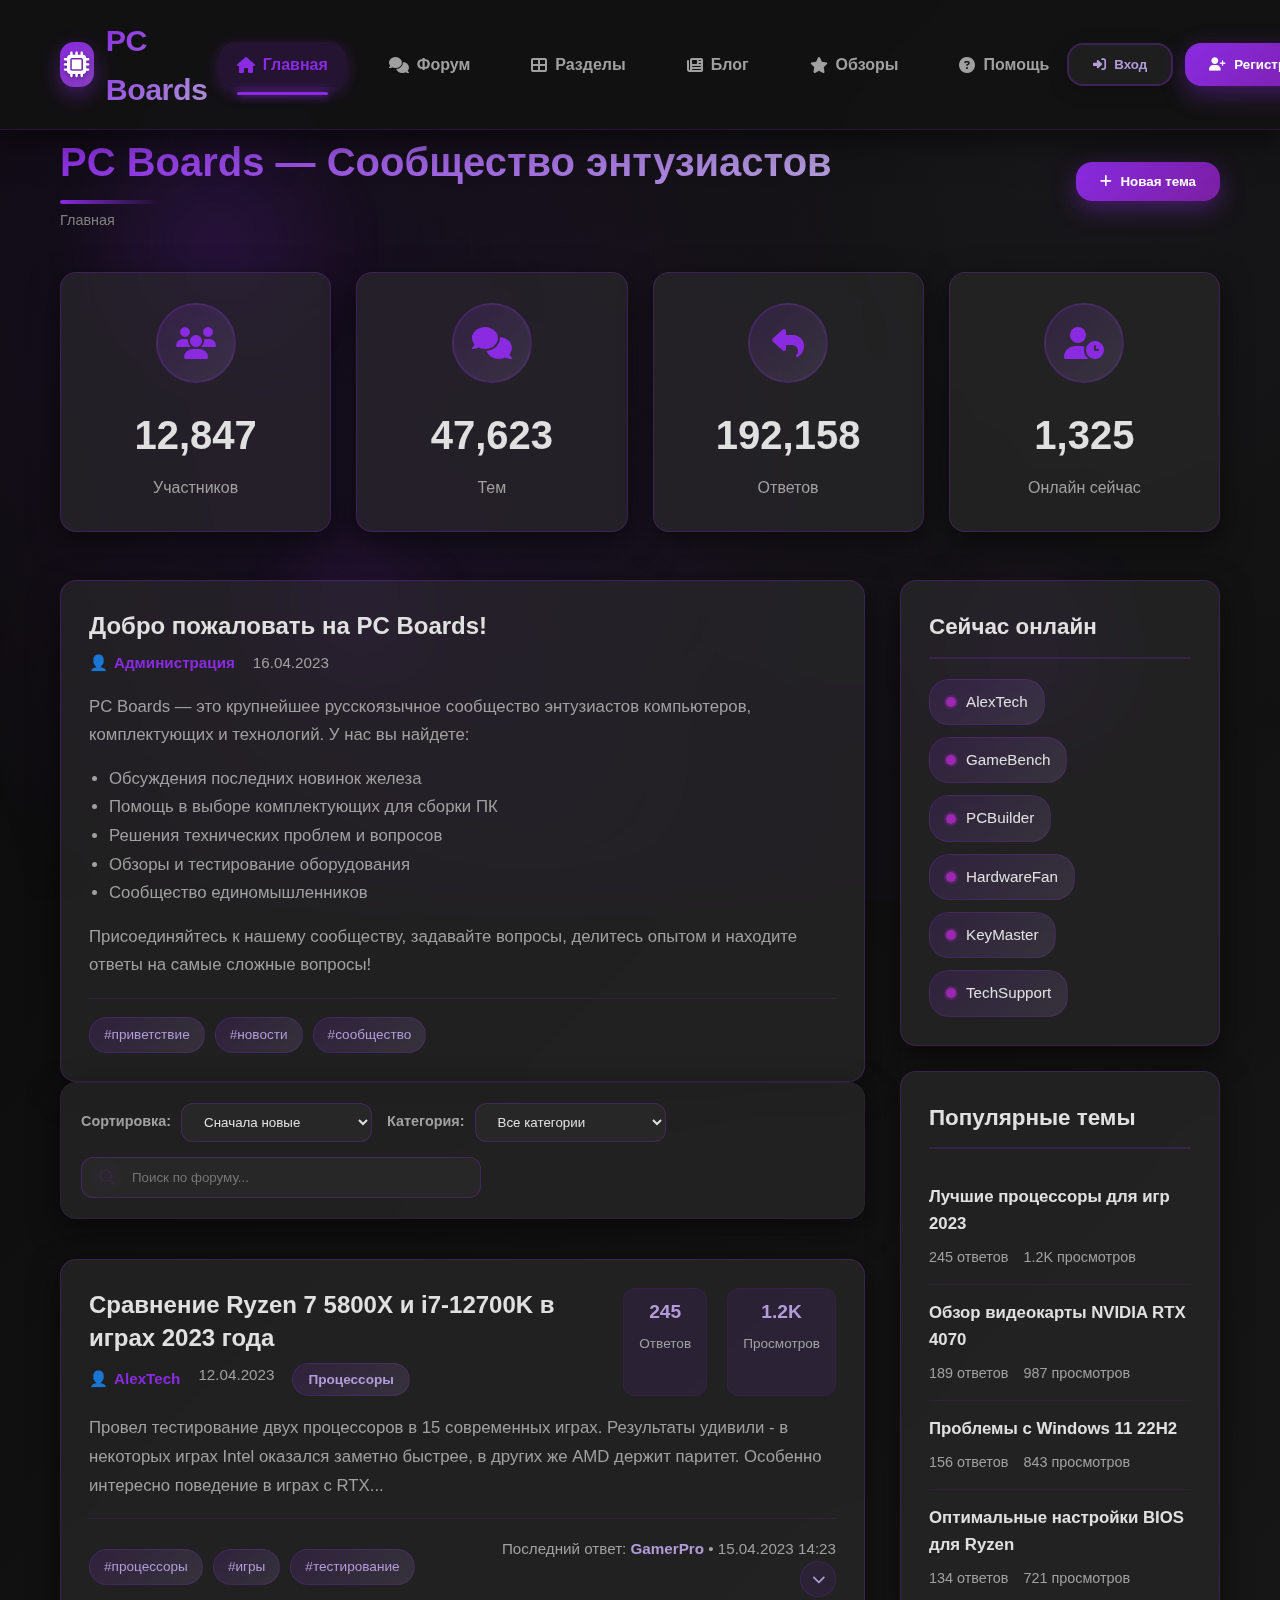
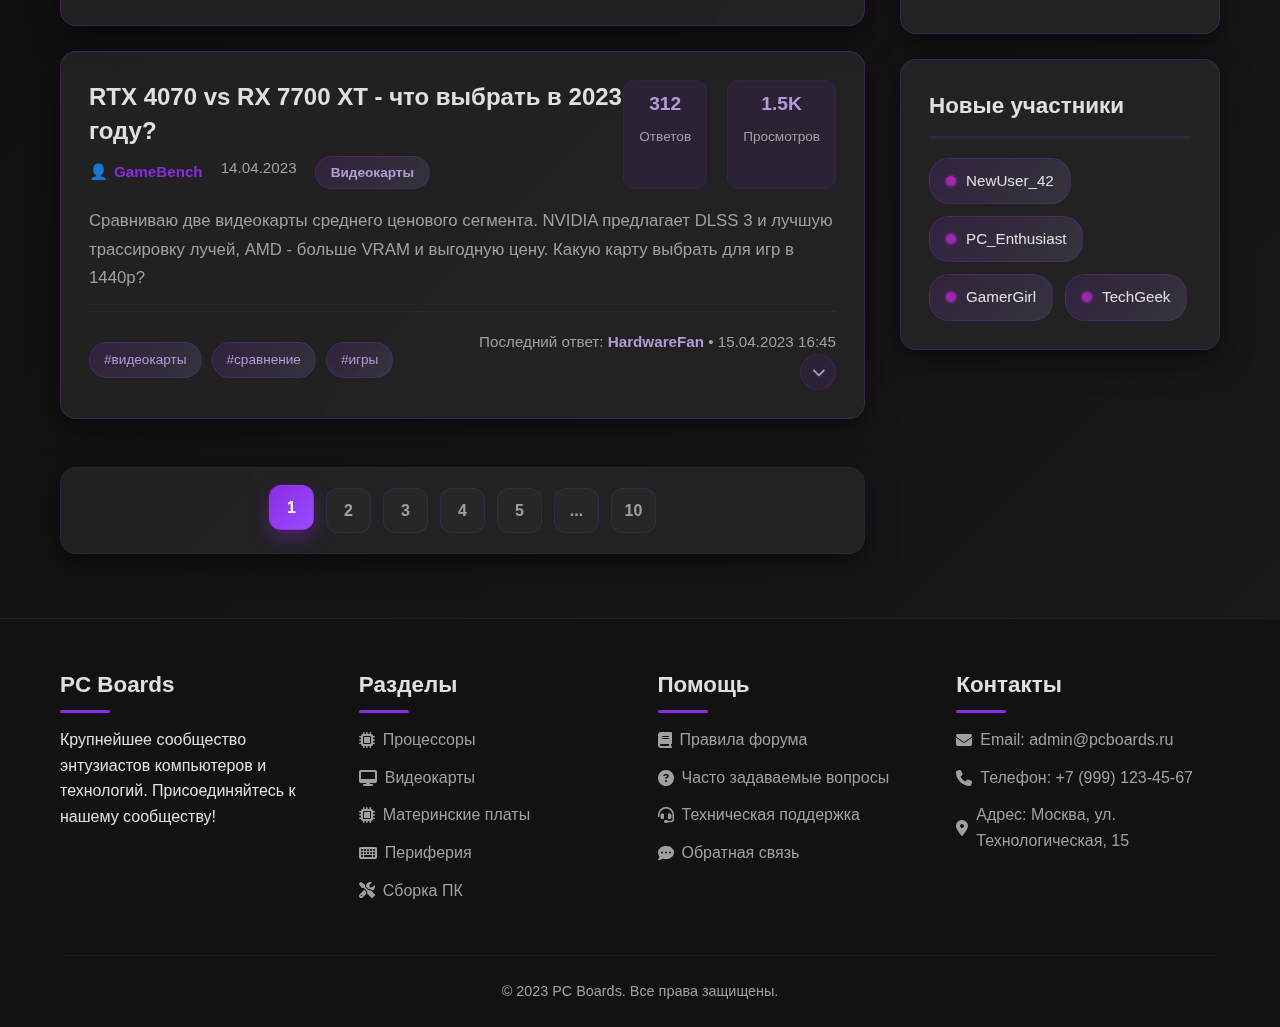
<file: index.html>
<!DOCTYPE html>
<html lang="ru">
<head>
    <meta charset="UTF-8">
    <meta name="viewport" content="width=device-width, initial-scale=1.0">
    <title>PC Boards — форум о компьютерах и комплектующих</title>
    <link rel="stylesheet" href="https://cdnjs.cloudflare.com/ajax/libs/font-awesome/6.4.0/css/all.min.css">
    <link rel="stylesheet" href="styles.css">
</head>
<body>
    <!-- Жидкие элементы для эффекта глубины -->
    <div class="liquid-element"></div>
    <div class="liquid-element"></div>
    <div class="liquid-element"></div>

    <!-- Шапка сайта -->
    <header>
        <div class="container header-container">
            <div class="logo">
                <div class="logo-icon">
                    <i class="fas fa-microchip"></i>
                </div>
                <div class="logo-text">PC Boards</div>
            </div>
            <nav>
                <ul>
                    <li><a href="index.html" class="active"><i class="fas fa-home"></i> Главная</a></li>
                    <li><a href="forum.html"><i class="fas fa-comments"></i> Форум</a></li>
                    <li><a href="sections.html"><i class="fas fa-th-large"></i> Разделы</a></li>
                    <li><a href="blog.html"><i class="fas fa-newspaper"></i> Блог</a></li>
                    <li><a href="reviews.html"><i class="fas fa-star"></i> Обзоры</a></li>
                    <li><a href="help.html"><i class="fas fa-question-circle"></i> Помощь</a></li>
                </ul>
            </nav>
            <div class="header-actions">
                <button class="btn btn-outline" id="loginBtn">
                    <i class="fas fa-sign-in-alt"></i> Вход
                </button>
                <button class="btn btn-primary pulse" id="registerBtn">
                    <i class="fas fa-user-plus"></i> Регистрация
                </button>
                <div class="user-menu" style="display: none;">
                    <div class="avatar">АК</div>
                    <span>Алексей</span>
                </div>
            </div>
        </div>
    </header>

    <!-- Основной контент -->
    <main class="container">
        <div class="page-header">
            <div>
                <h1 class="page-title">PC Boards — Сообщество энтузиастов</h1>
                <ul class="breadcrumb">
                    <li><a href="index.html">Главная</a></li>
                </ul>
            </div>
            <button class="btn btn-primary" id="newThreadBtn">
                <i class="fas fa-plus"></i> Новая тема
            </button>
        </div>

        <!-- Статистика форума -->
        <div class="forum-stats">
            <div class="stat-card">
                <div class="stat-icon">
                    <i class="fas fa-users"></i>
                </div>
                <div class="stat-number">12,847</div>
                <div class="stat-text">Участников</div>
            </div>
            <div class="stat-card">
                <div class="stat-icon">
                    <i class="fas fa-comments"></i>
                </div>
                <div class="stat-number">47,623</div>
                <div class="stat-text">Тем</div>
            </div>
            <div class="stat-card">
                <div class="stat-icon">
                    <i class="fas fa-reply"></i>
                </div>
                <div class="stat-number">192,158</div>
                <div class="stat-text">Ответов</div>
            </div>
            <div class="stat-card">
                <div class="stat-icon">
                    <i class="fas fa-user-clock"></i>
                </div>
                <div class="stat-number">1,325</div>
                <div class="stat-text">Онлайн сейчас</div>
            </div>
        </div>

        <div class="layout">
            <div class="content">
                <!-- Приветственный блок -->
                <div class="thread-card" style="cursor: default;">
                    <div class="thread-header">
                        <div class="thread-info">
                            <h2 class="thread-title">Добро пожаловать на PC Boards!</h2>
                            <div class="thread-meta">
                                <span class="thread-author">Администрация</span>
                                <span class="thread-date">16.04.2023</span>
                            </div>
                        </div>
                    </div>
                    <div class="thread-preview">
                        <p>PC Boards — это крупнейшее русскоязычное сообщество энтузиастов компьютеров, комплектующих и технологий. У нас вы найдете:</p>
                        <ul style="margin-top: 15px; padding-left: 20px;">
                            <li>Обсуждения последних новинок железа</li>
                            <li>Помощь в выборе комплектующих для сборки ПК</li>
                            <li>Решения технических проблем и вопросов</li>
                            <li>Обзоры и тестирование оборудования</li>
                            <li>Сообщество единомышленников</li>
                        </ul>
                        <p style="margin-top: 15px;">Присоединяйтесь к нашему сообществу, задавайте вопросы, делитесь опытом и находите ответы на самые сложные вопросы!</p>
                    </div>
                    <div class="thread-footer">
                        <div class="thread-tags">
                            <span class="tag">#приветствие</span>
                            <span class="tag">#новости</span>
                            <span class="tag">#сообщество</span>
                        </div>
                    </div>
                </div>

                <!-- Фильтры -->
                <div class="filters">
                    <div class="filter-group">
                        <span class="filter-label">Сортировка:</span>
                        <select class="filter-select">
                            <option>Сначала новые</option>
                            <option>Сначала популярные</option>
                            <option>Сначала с ответами</option>
                            <option>Сначала без ответов</option>
                        </select>
                    </div>
                    <div class="filter-group">
                        <span class="filter-label">Категория:</span>
                        <select class="filter-select">
                            <option>Все категории</option>
                            <option>Процессоры</option>
                            <option>Видеокарты</option>
                            <option>Материнские платы</option>
                            <option>Память и накопители</option>
                            <option>Периферия</option>
                        </select>
                    </div>
                    <div class="search-box">
                        <i class="fas fa-search search-icon"></i>
                        <input type="text" placeholder="Поиск по форуму...">
                    </div>
                </div>

                <!-- Список тредов -->
                <div class="threads-container">
                    <!-- Тред 1 -->
                    <div class="thread-card" data-thread-id="1">
                        <div class="thread-header">
                            <div class="thread-info">
                                <h2 class="thread-title">Сравнение Ryzen 7 5800X и i7-12700K в играх 2023 года</h2>
                                <div class="thread-meta">
                                    <span class="thread-author">AlexTech</span>
                                    <span class="thread-date">12.04.2023</span>
                                    <span class="thread-category">Процессоры</span>
                                </div>
                            </div>
                            <div class="thread-stats">
                                <div class="stat">
                                    <div class="stat-value">245</div>
                                    <div class="stat-label">Ответов</div>
                                </div>
                                <div class="stat">
                                    <div class="stat-value">1.2K</div>
                                    <div class="stat-label">Просмотров</div>
                                </div>
                            </div>
                        </div>
                        <div class="thread-preview">
                            <p>Провел тестирование двух процессоров в 15 современных играх. Результаты удивили - в некоторых играх Intel оказался заметно быстрее, в других же AMD держит паритет. Особенно интересно поведение в играх с RTX...</p>
                        </div>
                        <div class="thread-footer">
                            <div class="thread-tags">
                                <span class="tag">#процессоры</span>
                                <span class="tag">#игры</span>
                                <span class="tag">#тестирование</span>
                            </div>
                            <div class="thread-activity">
                                Последний ответ: <span class="activity-user">GamerPro</span> • 15.04.2023 14:23
                                <button class="answers-toggle" data-thread="1">
                                    <i class="fas fa-chevron-down"></i>
                                </button>
                            </div>
                        </div>
                    </div>

                    <!-- Тред 2 -->
                    <div class="thread-card" data-thread-id="2">
                        <div class="thread-header">
                            <div class="thread-info">
                                <h2 class="thread-title">RTX 4070 vs RX 7700 XT - что выбрать в 2023 году?</h2>
                                <div class="thread-meta">
                                    <span class="thread-author">GameBench</span>
                                    <span class="thread-date">14.04.2023</span>
                                    <span class="thread-category">Видеокарты</span>
                                </div>
                            </div>
                            <div class="thread-stats">
                                <div class="stat">
                                    <div class="stat-value">312</div>
                                    <div class="stat-label">Ответов</div>
                                </div>
                                <div class="stat">
                                    <div class="stat-value">1.5K</div>
                                    <div class="stat-label">Просмотров</div>
                                </div>
                            </div>
                        </div>
                        <div class="thread-preview">
                            <p>Сравниваю две видеокарты среднего ценового сегмента. NVIDIA предлагает DLSS 3 и лучшую трассировку лучей, AMD - больше VRAM и выгодную цену. Какую карту выбрать для игр в 1440p?</p>
                        </div>
                        <div class="thread-footer">
                            <div class="thread-tags">
                                <span class="tag">#видеокарты</span>
                                <span class="tag">#сравнение</span>
                                <span class="tag">#игры</span>
                            </div>
                            <div class="thread-activity">
                                Последний ответ: <span class="activity-user">HardwareFan</span> • 15.04.2023 16:45
                                <button class="answers-toggle" data-thread="2">
                                    <i class="fas fa-chevron-down"></i>
                                </button>
                            </div>
                        </div>
                    </div>
                </div>

                <!-- Пагинация -->
                <div class="pagination">
                    <a href="#" class="active">1</a>
                    <a href="#">2</a>
                    <a href="#">3</a>
                    <a href="#">4</a>
                    <a href="#">5</a>
                    <a href="#">...</a>
                    <a href="#">10</a>
                </div>
            </div>

            <!-- Боковая панель -->
            <div class="sidebar">
                <div class="sidebar-card">
                    <h3 class="sidebar-title">Сейчас онлайн</h3>
                    <div class="online-users">
                        <div class="user-badge">
                            <div class="user-status"></div>
                            <span>AlexTech</span>
                        </div>
                        <div class="user-badge">
                            <div class="user-status"></div>
                            <span>GameBench</span>
                        </div>
                        <div class="user-badge">
                            <div class="user-status"></div>
                            <span>PCBuilder</span>
                        </div>
                        <div class="user-badge">
                            <div class="user-status"></div>
                            <span>HardwareFan</span>
                        </div>
                        <div class="user-badge">
                            <div class="user-status"></div>
                            <span>KeyMaster</span>
                        </div>
                        <div class="user-badge">
                            <div class="user-status"></div>
                            <span>TechSupport</span>
                        </div>
                    </div>
                </div>

                <div class="sidebar-card">
                    <h3 class="sidebar-title">Популярные темы</h3>
                    <ul class="trending-topics">
                        <li class="trending-topic">
                            <a href="#">Лучшие процессоры для игр 2023</a>
                            <div class="trending-meta">
                                <span>245 ответов</span>
                                <span>1.2K просмотров</span>
                            </div>
                        </li>
                        <li class="trending-topic">
                            <a href="#">Обзор видеокарты NVIDIA RTX 4070</a>
                            <div class="trending-meta">
                                <span>189 ответов</span>
                                <span>987 просмотров</span>
                            </div>
                        </li>
                        <li class="trending-topic">
                            <a href="#">Проблемы с Windows 11 22H2</a>
                            <div class="trending-meta">
                                <span>156 ответов</span>
                                <span>843 просмотров</span>
                            </div>
                        </li>
                        <li class="trending-topic">
                            <a href="#">Оптимальные настройки BIOS для Ryzen</a>
                            <div class="trending-meta">
                                <span>134 ответов</span>
                                <span>721 просмотров</span>
                            </div>
                        </li>
                    </ul>
                </div>

                <div class="sidebar-card">
                    <h3 class="sidebar-title">Новые участники</h3>
                    <div class="online-users">
                        <div class="user-badge">
                            <div class="user-status"></div>
                            <span>NewUser_42</span>
                        </div>
                        <div class="user-badge">
                            <div class="user-status"></div>
                            <span>PC_Enthusiast</span>
                        </div>
                        <div class="user-badge">
                            <div class="user-status"></div>
                            <span>GamerGirl</span>
                        </div>
                        <div class="user-badge">
                            <div class="user-status"></div>
                            <span>TechGeek</span>
                        </div>
                    </div>
                </div>
            </div>
        </div>
    </main>

    <!-- Подвал -->
    <footer>
        <div class="container">
            <div class="footer-content">
                <div class="footer-section">
                    <h3>PC Boards</h3>
                    <p>Крупнейшее сообщество энтузиастов компьютеров и технологий. Присоединяйтесь к нашему сообществу!</p>
                </div>
                <div class="footer-section">
                    <h3>Разделы</h3>
                    <ul class="footer-links">
                        <li><a href="sections.html"><i class="fas fa-microchip"></i> Процессоры</a></li>
                        <li><a href="sections.html"><i class="fas fa-desktop"></i> Видеокарты</a></li>
                        <li><a href="sections.html"><i class="fas fa-microchip"></i> Материнские платы</a></li>
                        <li><a href="sections.html"><i class="fas fa-keyboard"></i> Периферия</a></li>
                        <li><a href="sections.html"><i class="fas fa-tools"></i> Сборка ПК</a></li>
                    </ul>
                </div>
                <div class="footer-section">
                    <h3>Помощь</h3>
                    <ul class="footer-links">
                        <li><a href="help.html"><i class="fas fa-book"></i> Правила форума</a></li>
                        <li><a href="help.html"><i class="fas fa-question-circle"></i> Часто задаваемые вопросы</a></li>
                        <li><a href="help.html"><i class="fas fa-headset"></i> Техническая поддержка</a></li>
                        <li><a href="help.html"><i class="fas fa-comment-dots"></i> Обратная связь</a></li>
                    </ul>
                </div>
                <div class="footer-section">
                    <h3>Контакты</h3>
                    <ul class="footer-links">
                        <li><a href="#"><i class="fas fa-envelope"></i> Email: admin@pcboards.ru</a></li>
                        <li><a href="#"><i class="fas fa-phone"></i> Телефон: +7 (999) 123-45-67</a></li>
                        <li><a href="#"><i class="fas fa-map-marker-alt"></i> Адрес: Москва, ул. Технологическая, 15</a></li>
                    </ul>
                </div>
            </div>
            <div class="copyright">
                <p>&copy; 2023 PC Boards. Все права защищены.</p>
            </div>
        </div>
    </footer>

    <!-- Модальные окна -->
    <div class="modal" id="loginModal">
        <div class="modal-content">
            <div class="modal-header">
                <h2 class="modal-title">Вход в аккаунт</h2>
                <button class="close-btn">&times;</button>
            </div>
            <div class="modal-body">
                <form id="loginForm">
                    <div class="form-group">
                        <label class="form-label" for="loginUsername">Имя пользователя или Email</label>
                        <input type="text" id="loginUsername" class="form-control" required>
                    </div>
                    <div class="form-group">
                        <label class="form-label" for="loginPassword">Пароль</label>
                        <input type="password" id="loginPassword" class="form-control" required>
                    </div>
                    <button type="submit" class="btn btn-primary btn-block">Войти</button>
                </form>
                <div class="form-footer">
                    <p>Нет аккаунта? <a href="#" id="switchToRegister">Зарегистрироваться</a></p>
                    <p><a href="#">Забыли пароль?</a></p>
                </div>
            </div>
        </div>
    </div>

    <div class="modal" id="registerModal">
        <div class="modal-content">
            <div class="modal-header">
                <h2 class="modal-title">Регистрация</h2>
                <button class="close-btn">&times;</button>
            </div>
            <div class="modal-body">
                <form id="registerForm">
                    <div class="form-group">
                        <label class="form-label" for="regUsername">Имя пользователя</label>
                        <input type="text" id="regUsername" class="form-control" required>
                    </div>
                    <div class="form-group">
                        <label class="form-label" for="regEmail">Email</label>
                        <input type="email" id="regEmail" class="form-control" required>
                    </div>
                    <div class="form-group">
                        <label class="form-label" for="regPassword">Пароль</label>
                        <input type="password" id="regPassword" class="form-control" required>
                    </div>
                    <div class="form-group">
                        <label class="form-label" for="regConfirmPassword">Подтверждение пароля</label>
                        <input type="password" id="regConfirmPassword" class="form-control" required>
                    </div>
                    <button type="submit" class="btn btn-primary btn-block">Зарегистрироваться</button>
                </form>
                <div class="form-footer">
                    <p>Уже есть аккаунт? <a href="#" id="switchToLogin">Войти</a></p>
                </div>
            </div>
        </div>
    </div>

    <script src="script.js"></script>
    <script>
        // Дополнительный JavaScript для главной страницы
        document.addEventListener('DOMContentLoaded', function() {
            // Обработка кнопки новой темы
            const newThreadBtn = document.getElementById('newThreadBtn');
            if (newThreadBtn) {
                newThreadBtn.addEventListener('click', () => {
                    alert('Для создания новой темы необходимо войти в систему');
                    const loginModal = document.getElementById('loginModal');
                    if (loginModal) showModal(loginModal);
                });
            }

            // Обработка переключателей ответов
            document.querySelectorAll('.answers-toggle').forEach(toggle => {
                toggle.addEventListener('click', (e) => {
                    e.stopPropagation();
                    const icon = toggle.querySelector('i');
                    if (icon.classList.contains('fa-chevron-down')) {
                        icon.classList.remove('fa-chevron-down');
                        icon.classList.add('fa-chevron-up');
                        toggle.classList.add('expanded');
                    } else {
                        icon.classList.remove('fa-chevron-up');
                        icon.classList.add('fa-chevron-down');
                        toggle.classList.remove('expanded');
                    }
                });
            });
        });
    </script>
</body>
</html>
</file>
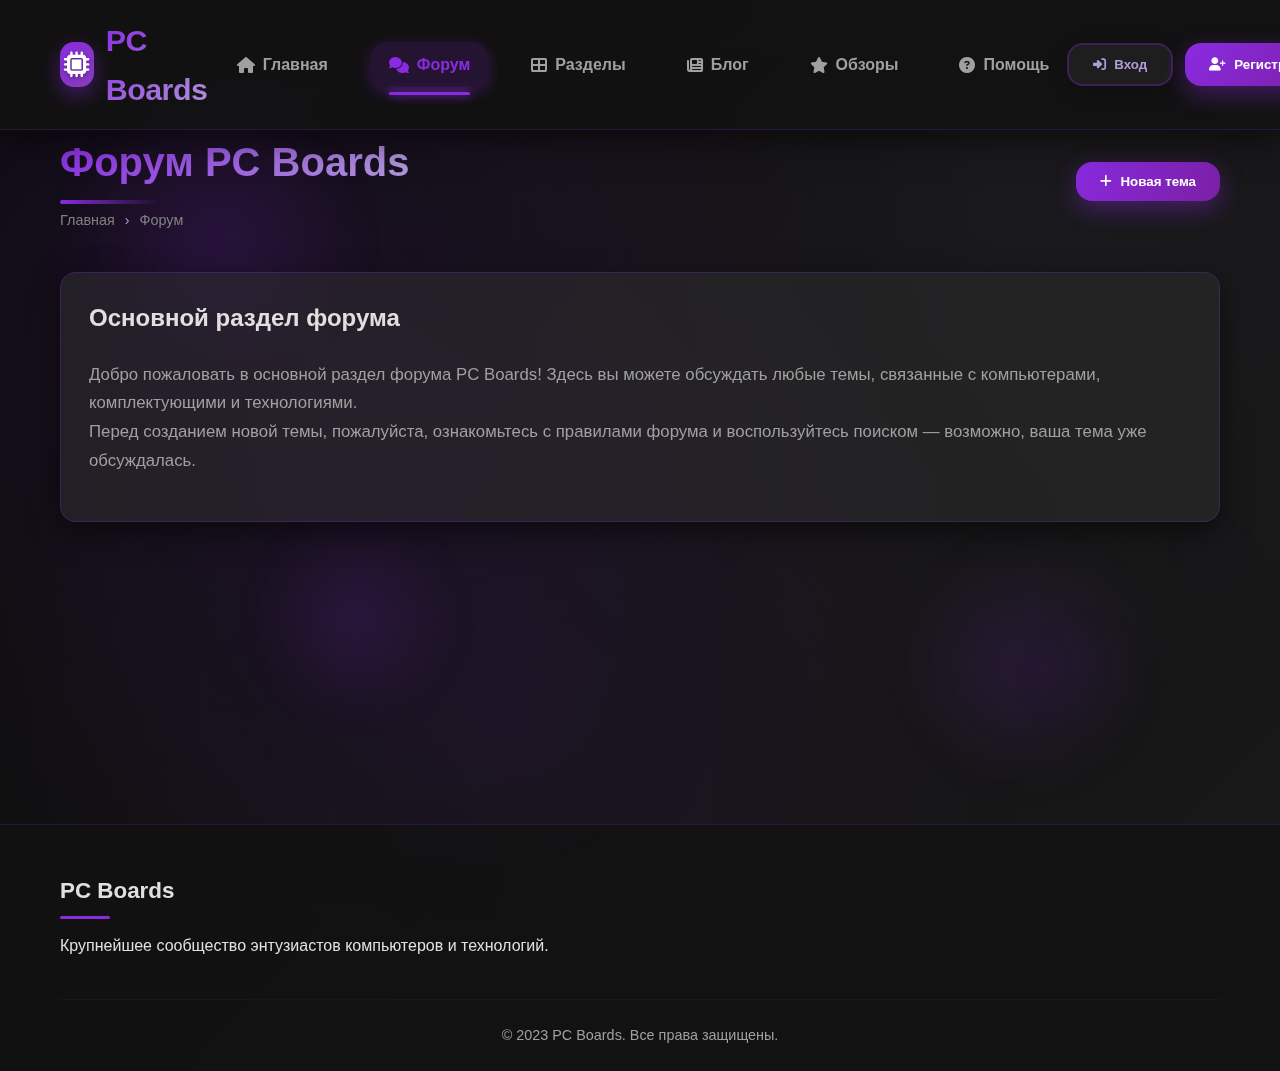
<file: forum.html>
<!DOCTYPE html>
<html lang="ru">
<head>
    <meta charset="UTF-8">
    <meta name="viewport" content="width=device-width, initial-scale=1.0">
    <title>Форум - PC Boards</title>
    <link rel="stylesheet" href="https://cdnjs.cloudflare.com/ajax/libs/font-awesome/6.4.0/css/all.min.css">
    <link rel="stylesheet" href="styles.css">
</head>
<body>
    <!-- Жидкие элементы -->
    <div class="liquid-element"></div>
    <div class="liquid-element"></div>
    <div class="liquid-element"></div>

    <!-- Шапка (такая же как в index.html) -->
    <header>
        <div class="container header-container">
            <div class="logo">
                <div class="logo-icon">
                    <i class="fas fa-microchip"></i>
                </div>
                <div class="logo-text">PC Boards</div>
            </div>
            <nav>
                <ul>
                    <li><a href="index.html"><i class="fas fa-home"></i> Главная</a></li>
                    <li><a href="forum.html" class="active"><i class="fas fa-comments"></i> Форум</a></li>
                    <li><a href="sections.html"><i class="fas fa-th-large"></i> Разделы</a></li>
                    <li><a href="blog.html"><i class="fas fa-newspaper"></i> Блог</a></li>
                    <li><a href="reviews.html"><i class="fas fa-star"></i> Обзоры</a></li>
                    <li><a href="help.html"><i class="fas fa-question-circle"></i> Помощь</a></li>
                </ul>
            </nav>
            <div class="header-actions">
                <button class="btn btn-outline" id="loginBtn">
                    <i class="fas fa-sign-in-alt"></i> Вход
                </button>
                <button class="btn btn-primary pulse" id="registerBtn">
                    <i class="fas fa-user-plus"></i> Регистрация
                </button>
                <div class="user-menu" style="display: none;">
                    <div class="avatar">АК</div>
                    <span>Алексей</span>
                </div>
            </div>
        </div>
    </header>

    <!-- Основной контент -->
    <main class="container">
        <div class="page-header">
            <div>
                <h1 class="page-title">Форум PC Boards</h1>
                <ul class="breadcrumb">
                    <li><a href="index.html">Главная</a></li>
                    <li>Форум</li>
                </ul>
            </div>
            <button class="btn btn-primary" id="newThreadBtn">
                <i class="fas fa-plus"></i> Новая тема
            </button>
        </div>

        <!-- Контент страницы форума -->
        <div class="thread-card" style="cursor: default;">
            <div class="thread-header">
                <h2 class="thread-title">Основной раздел форума</h2>
            </div>
            <div class="thread-preview">
                <p>Добро пожаловать в основной раздел форума PC Boards! Здесь вы можете обсуждать любые темы, связанные с компьютерами, комплектующими и технологиями.</p>
                <p>Перед созданием новой темы, пожалуйста, ознакомьтесь с правилами форума и воспользуйтесь поиском — возможно, ваша тема уже обсуждалась.</p>
            </div>
        </div>

        <!-- Дополнительный контент... -->
    </main>

    <!-- Подвал (такой же как в index.html) -->
    <footer>
        <div class="container">
            <div class="footer-content">
                <div class="footer-section">
                    <h3>PC Boards</h3>
                    <p>Крупнейшее сообщество энтузиастов компьютеров и технологий.</p>
                </div>
                <!-- Остальные секции подвала -->
            </div>
            <div class="copyright">
                <p>&copy; 2023 PC Boards. Все права защищены.</p>
            </div>
        </div>
    </footer>

    <!-- Модальные окна (такие же как в index.html) -->
    <div class="modal" id="loginModal">
        <!-- Содержимое модального окна -->
    </div>

    <div class="modal" id="registerModal">
        <!-- Содержимое модального окна -->
    </div>

    <script src="script.js"></script>
</body>
</html>
</file>
<file: styles.css>
/* ===== БАЗОВЫЕ СТИЛИ ===== */
:root {
    --primary: #121212;
    --secondary: #1e1e1e;
    --tertiary: #2d2d2d;
    --accent: #8a2be2;
    --accent-hover: #9b4dff;
    --accent-light: #b19cd9;
    --accent-very-light: rgba(138, 43, 226, 0.15);
    --text: #e0e0e0;
    --text-light: #a0a0a0;
    --text-lighter: #808080;
    --bg: linear-gradient(135deg, #0a0a0a 0%, #121212 50%, #1a1a1a 100%);
    --card-bg: rgba(30, 30, 30, 0.8);
    --card-transparent: rgba(40, 40, 40, 0.7);
    --card-border: rgba(138, 43, 226, 0.25);
    --shadow: 0 10px 30px rgba(0, 0, 0, 0.5);
    --shadow-lg: 0 20px 50px rgba(0, 0, 0, 0.7);
    --radius: 16px;
    --transition: all 0.4s cubic-bezier(0.175, 0.885, 0.32, 1.275);
}

* {
    margin: 0;
    padding: 0;
    box-sizing: border-box;
    font-family: 'Inter', -apple-system, BlinkMacSystemFont, 'Segoe UI', Roboto, Oxygen, Ubuntu, Cantarell, sans-serif;
}

html {
    scroll-behavior: smooth;
}

body {
    background: var(--bg);
    color: var(--text);
    line-height: 1.6;
    min-height: 100vh;
    position: relative;
    overflow-x: hidden;
}

body::before {
    content: '';
    position: fixed;
    top: 0;
    left: 0;
    width: 100%;
    height: 100%;
    background: 
        radial-gradient(circle at 20% 30%, rgba(138, 43, 226, 0.1) 0%, transparent 50%),
        radial-gradient(circle at 80% 20%, rgba(177, 156, 217, 0.05) 0%, transparent 50%),
        radial-gradient(circle at 40% 80%, rgba(138, 43, 226, 0.08) 0%, transparent 50%);
    z-index: -2;
    animation: liquidFloat 30s infinite alternate ease-in-out;
}

@keyframes liquidFloat {
    0% { transform: translate(0, 0) rotate(0deg); }
    25% { transform: translate(2%, 1%) rotate(1deg); }
    50% { transform: translate(0, 2%) rotate(0deg); }
    75% { transform: translate(-1%, 1%) rotate(-1deg); }
    100% { transform: translate(0, 0) rotate(0deg); }
}

.container {
    max-width: 1200px;
    margin: 0 auto;
    padding: 0 20px;
}

/* ===== ШАПКА ===== */
header {
    background: rgba(18, 18, 18, 0.95);
    backdrop-filter: blur(25px) saturate(180%);
    -webkit-backdrop-filter: blur(25px) saturate(180%);
    border-bottom: 1px solid rgba(138, 43, 226, 0.2);
    color: var(--text);
    padding: 1rem 0;
    box-shadow: var(--shadow);
    position: sticky;
    top: 0;
    z-index: 100;
}

.header-container {
    display: flex;
    justify-content: space-between;
    align-items: center;
}

.logo {
    display: flex;
    align-items: center;
    gap: 12px;
}

.logo-icon {
    width: 45px;
    height: 45px;
    background: linear-gradient(135deg, var(--accent) 0%, #6a0dad 100%);
    border-radius: 14px;
    display: flex;
    align-items: center;
    justify-content: center;
    position: relative;
    overflow: hidden;
    box-shadow: 0 8px 20px rgba(138, 43, 226, 0.4);
}

.logo-icon::before {
    content: '';
    position: absolute;
    top: 0;
    left: 0;
    right: 0;
    bottom: 0;
    background: linear-gradient(135deg, transparent 0%, rgba(255,255,255,0.2) 100%);
}

.logo-icon i {
    font-size: 1.6rem;
    z-index: 1;
    color: white;
    text-shadow: 0 2px 4px rgba(0, 0, 0, 0.3);
}

.logo-text {
    font-size: 1.9rem;
    font-weight: 800;
    background: linear-gradient(135deg, var(--accent) 0%, var(--accent-light) 100%);
    -webkit-background-clip: text;
    -webkit-text-fill-color: transparent;
    letter-spacing: -0.5px;
}

nav ul {
    display: flex;
    list-style: none;
    gap: 25px;
}

nav a {
    color: var(--text-light);
    font-weight: 600;
    padding: 10px 18px;
    border-radius: var(--radius);
    transition: var(--transition);
    position: relative;
    display: flex;
    align-items: center;
    gap: 8px;
}

nav a:hover {
    color: var(--accent);
    background: rgba(138, 43, 226, 0.1);
    transform: translateY(-2px);
}

nav a.active {
    color: var(--accent);
    background: rgba(138, 43, 226, 0.15);
    box-shadow: 0 5px 15px rgba(138, 43, 226, 0.3);
}

nav a.active::after {
    content: '';
    position: absolute;
    bottom: -8px;
    left: 18px;
    right: 18px;
    height: 3px;
    background: var(--accent);
    border-radius: 2px;
    box-shadow: 0 0 10px var(--accent);
}

.header-actions {
    display: flex;
    gap: 12px;
}

.btn {
    padding: 12px 24px;
    border-radius: var(--radius);
    font-weight: 700;
    cursor: pointer;
    transition: var(--transition);
    border: none;
    display: inline-flex;
    align-items: center;
    gap: 8px;
    position: relative;
    overflow: hidden;
    backdrop-filter: blur(10px);
    -webkit-backdrop-filter: blur(10px);
}

.btn::before {
    content: '';
    position: absolute;
    top: 0;
    left: 0;
    right: 0;
    bottom: 0;
    background: linear-gradient(135deg, transparent 0%, rgba(255,255,255,0.1) 100%);
    opacity: 0;
    transition: opacity 0.4s ease;
}

.btn:hover::before {
    opacity: 1;
}

.btn-primary {
    background: linear-gradient(135deg, var(--accent) 0%, #7b1fa2 100%);
    color: white;
    box-shadow: 0 8px 25px rgba(138, 43, 226, 0.4);
}

.btn-primary:hover {
    background: linear-gradient(135deg, var(--accent-hover) 0%, #8e24aa 100%);
    transform: translateY(-3px);
    box-shadow: 0 12px 35px rgba(138, 43, 226, 0.5);
}

.btn-outline {
    background: rgba(255, 255, 255, 0.05);
    color: var(--accent-light);
    border: 2px solid rgba(138, 43, 226, 0.3);
    box-shadow: 0 5px 20px rgba(0, 0, 0, 0.2);
}

.btn-outline:hover {
    background: rgba(138, 43, 226, 0.1);
    color: var(--accent);
    transform: translateY(-3px);
    box-shadow: 0 10px 25px rgba(138, 43, 226, 0.3);
    border-color: rgba(138, 43, 226, 0.5);
}

.user-menu {
    display: flex;
    align-items: center;
    gap: 10px;
}

.avatar {
    width: 45px;
    height: 45px;
    border-radius: 50%;
    background: linear-gradient(135deg, var(--accent) 0%, var(--accent-light) 100%);
    display: flex;
    align-items: center;
    justify-content: center;
    color: white;
    font-weight: bold;
    cursor: pointer;
    position: relative;
    overflow: hidden;
    box-shadow: 0 5px 15px rgba(138, 43, 226, 0.3);
}

.avatar::before {
    content: '';
    position: absolute;
    top: 0;
    left: 0;
    right: 0;
    bottom: 0;
    background: linear-gradient(135deg, transparent 0%, rgba(255,255,255,0.2) 100%);
}

/* ===== ОСНОВНОЙ КОНТЕНТ ===== */
main {
    padding: 2.5rem 0;
    min-height: 70vh;
}

.page-header {
    display: flex;
    justify-content: space-between;
    align-items: center;
    margin-bottom: 2.5rem;
}

.page-title {
    font-size: 2.5rem;
    font-weight: 800;
    background: linear-gradient(135deg, var(--accent) 0%, var(--accent-light) 100%);
    -webkit-background-clip: text;
    -webkit-text-fill-color: transparent;
    position: relative;
    display: inline-block;
}

.page-title::after {
    content: '';
    position: absolute;
    bottom: -10px;
    left: 0;
    width: 100px;
    height: 4px;
    background: linear-gradient(90deg, var(--accent), transparent);
    border-radius: 2px;
}

.breadcrumb {
    display: flex;
    list-style: none;
    gap: 10px;
    color: var(--text-lighter);
    font-size: 0.9rem;
    margin-top: 15px;
}

.breadcrumb a {
    color: var(--text-lighter);
    transition: var(--transition);
    font-weight: 500;
}

.breadcrumb a:hover {
    color: var(--accent);
}

.breadcrumb li:not(:last-child)::after {
    content: '›';
    margin-left: 10px;
    color: var(--accent-light);
}

/* ===== ФИЛЬТРЫ ===== */
.filters {
    display: flex;
    gap: 15px;
    margin-bottom: 2.5rem;
    flex-wrap: wrap;
    background: var(--card-transparent);
    padding: 20px;
    border-radius: var(--radius);
    box-shadow: var(--shadow);
    backdrop-filter: blur(15px);
    -webkit-backdrop-filter: blur(15px);
    border: 1px solid rgba(138, 43, 226, 0.1);
}

.filter-group {
    display: flex;
    gap: 10px;
    align-items: center;
}

.filter-label {
    font-weight: 600;
    color: var(--text-light);
    font-size: 0.9rem;
}

.filter-select {
    padding: 10px 18px;
    border-radius: 12px;
    border: 1px solid rgba(138, 43, 226, 0.3);
    background: rgba(40, 40, 40, 0.7);
    color: var(--text);
    cursor: pointer;
    backdrop-filter: blur(10px);
    -webkit-backdrop-filter: blur(10px);
    transition: var(--transition);
}

.filter-select:hover {
    border-color: var(--accent);
    box-shadow: 0 0 15px rgba(138, 43, 226, 0.2);
}

.search-box {
    position: relative;
    flex-grow: 1;
    max-width: 400px;
}

.search-box input {
    width: 100%;
    padding: 12px 20px 12px 50px;
    border-radius: 12px;
    border: 1px solid rgba(138, 43, 226, 0.3);
    background: rgba(40, 40, 40, 0.7);
    color: var(--text);
    transition: var(--transition);
    backdrop-filter: blur(10px);
    -webkit-backdrop-filter: blur(10px);
    font-weight: 500;
}

.search-box input:focus {
    outline: none;
    border-color: var(--accent);
    box-shadow: 0 0 20px rgba(138, 43, 226, 0.3);
}

.search-icon {
    position: absolute;
    left: 18px;
    top: 50%;
    transform: translateY(-50%);
    color: var(--accent);
}

/* ===== СТАТИСТИКА ФОРУМА ===== */
.forum-stats {
    display: grid;
    grid-template-columns: repeat(auto-fit, minmax(250px, 1fr));
    gap: 25px;
    margin-bottom: 3rem;
}

.stat-card {
    background: var(--card-transparent);
    border-radius: var(--radius);
    box-shadow: var(--shadow);
    padding: 30px;
    display: flex;
    flex-direction: column;
    align-items: center;
    text-align: center;
    transition: var(--transition);
    border: 1px solid var(--card-border);
    backdrop-filter: blur(25px) saturate(180%);
    -webkit-backdrop-filter: blur(25px) saturate(180%);
    position: relative;
    overflow: hidden;
}

.stat-card::before {
    content: '';
    position: absolute;
    top: 0;
    left: 0;
    right: 0;
    bottom: 0;
    background: linear-gradient(135deg, transparent 0%, rgba(138, 43, 226, 0.1) 100%);
    opacity: 0;
    transition: var(--transition);
}

.stat-card:hover {
    transform: translateY(-8px) scale(1.02);
    box-shadow: var(--shadow-lg);
}

.stat-card:hover::before {
    opacity: 1;
}

.stat-icon {
    width: 80px;
    height: 80px;
    border-radius: 50%;
    background: linear-gradient(135deg, rgba(138, 43, 226, 0.15) 0%, rgba(177, 156, 217, 0.15) 100%);
    display: flex;
    align-items: center;
    justify-content: center;
    margin-bottom: 20px;
    color: var(--accent);
    font-size: 2rem;
    position: relative;
    z-index: 1;
    border: 2px solid rgba(138, 43, 226, 0.2);
}

.stat-number {
    font-size: 2.5rem;
    font-weight: 800;
    color: var(--text);
    margin-bottom: 8px;
    position: relative;
    z-index: 1;
}

.stat-text {
    color: var(--text-light);
    position: relative;
    z-index: 1;
    font-weight: 500;
}

/* ===== КАРТОЧКИ ТРЕДОВ ===== */
.threads-container {
    display: grid;
    gap: 25px;
}

.thread-card {
    background: var(--card-transparent);
    border-radius: var(--radius);
    box-shadow: var(--shadow);
    padding: 28px;
    transition: var(--transition);
    position: relative;
    overflow: hidden;
    border: 1px solid var(--card-border);
    backdrop-filter: blur(25px) saturate(180%);
    -webkit-backdrop-filter: blur(25px) saturate(180%);
    cursor: pointer;
}

.thread-card::before {
    content: '';
    position: absolute;
    top: 0;
    left: 0;
    width: 6px;
    height: 100%;
    background: linear-gradient(to bottom, var(--accent), var(--accent-light));
    opacity: 0;
    transition: var(--transition);
}

.thread-card:hover {
    transform: translateY(-8px);
    box-shadow: var(--shadow-lg);
    border-color: rgba(138, 43, 226, 0.5);
}

.thread-card:hover::before {
    opacity: 1;
}

.thread-header {
    display: flex;
    justify-content: space-between;
    margin-bottom: 18px;
}

.thread-title {
    font-size: 1.5rem;
    font-weight: 800;
    color: var(--text);
    margin-bottom: 8px;
    line-height: 1.4;
}

.thread-meta {
    display: flex;
    gap: 18px;
    font-size: 0.95rem;
    color: var(--text-light);
}

.thread-author {
    display: flex;
    align-items: center;
    gap: 6px;
    font-weight: 600;
    color: var(--accent);
}

.thread-author::before {
    content: '👤';
}

.thread-category {
    background: linear-gradient(135deg, rgba(138, 43, 226, 0.15) 0%, rgba(177, 156, 217, 0.15) 100%);
    padding: 5px 15px;
    border-radius: 20px;
    font-size: 0.85rem;
    color: var(--accent-light);
    font-weight: 600;
    border: 1px solid rgba(138, 43, 226, 0.2);
}

.thread-stats {
    display: flex;
    gap: 20px;
}

.stat {
    display: flex;
    flex-direction: column;
    align-items: center;
    gap: 6px;
    padding: 8px 15px;
    background: rgba(138, 43, 226, 0.1);
    border-radius: 12px;
    border: 1px solid rgba(138, 43, 226, 0.1);
}

.stat-value {
    font-weight: 800;
    color: var(--accent-light);
    font-size: 1.2rem;
}

.stat-label {
    font-size: 0.85rem;
    color: var(--text-light);
    font-weight: 500;
}

.thread-preview {
    margin-bottom: 18px;
    color: var(--text-light);
    line-height: 1.7;
    font-size: 1.05rem;
}

.thread-footer {
    display: flex;
    justify-content: space-between;
    align-items: center;
    padding-top: 18px;
    border-top: 1px solid rgba(138, 43, 226, 0.15);
}

.thread-tags {
    display: flex;
    gap: 10px;
    flex-wrap: wrap;
}

.tag {
    background: linear-gradient(135deg, rgba(138, 43, 226, 0.15) 0%, rgba(177, 156, 217, 0.15) 100%);
    padding: 6px 14px;
    border-radius: 20px;
    font-size: 0.85rem;
    color: var(--accent-light);
    transition: var(--transition);
    border: 1px solid rgba(138, 43, 226, 0.2);
    font-weight: 500;
}

.tag:hover {
    background: linear-gradient(135deg, rgba(138, 43, 226, 0.25) 0%, rgba(177, 156, 217, 0.25) 100%);
    transform: translateY(-2px);
    box-shadow: 0 5px 15px rgba(138, 43, 226, 0.2);
}

.thread-activity {
    font-size: 0.95rem;
    color: var(--text-light);
}

.activity-user {
    color: var(--accent-light);
    font-weight: 700;
}

/* Ссылки и гиперссылки */
a {
    color: var(--accent-light);
    text-decoration: none;
    transition: var(--transition);
}

a:hover {
    color: var(--accent);
    text-shadow: 0 0 8px rgba(138, 43, 226, 0.3);
}

/* ===== БОКОВАЯ ПАНЕЛЬ ===== */
.layout {
    display: grid;
    grid-template-columns: 1fr 320px;
    gap: 35px;
}

.sidebar {
    display: flex;
    flex-direction: column;
    gap: 25px;
}

.sidebar-card {
    background: var(--card-transparent);
    border-radius: var(--radius);
    box-shadow: var(--shadow);
    padding: 28px;
    border: 1px solid var(--card-border);
    backdrop-filter: blur(25px) saturate(180%);
    -webkit-backdrop-filter: blur(25px) saturate(180%);
    transition: var(--transition);
}

.sidebar-card:hover {
    transform: translateY(-5px);
    box-shadow: var(--shadow-lg);
}

.sidebar-title {
    font-size: 1.4rem;
    font-weight: 800;
    color: var(--text);
    margin-bottom: 20px;
    padding-bottom: 12px;
    border-bottom: 2px solid rgba(138, 43, 226, 0.2);
}

.online-users {
    display: flex;
    flex-wrap: wrap;
    gap: 12px;
}

.user-badge {
    display: flex;
    align-items: center;
    gap: 10px;
    background: linear-gradient(135deg, rgba(138, 43, 226, 0.15) 0%, rgba(177, 156, 217, 0.15) 100%);
    padding: 10px 16px;
    border-radius: 20px;
    font-size: 0.95rem;
    transition: var(--transition);
    border: 1px solid rgba(138, 43, 226, 0.2);
}

.user-badge:hover {
    background: linear-gradient(135deg, rgba(138, 43, 226, 0.25) 0%, rgba(177, 156, 217, 0.25) 100%);
    transform: translateY(-3px);
    box-shadow: 0 8px 20px rgba(138, 43, 226, 0.2);
}

.user-status {
    width: 10px;
    height: 10px;
    border-radius: 50%;
    background: #9c27b0;
    box-shadow: 0 0 0 2px rgba(156, 39, 176, 0.3);
}

.trending-topics {
    list-style: none;
}

.trending-topic {
    padding: 15px 0;
    border-bottom: 1px solid rgba(138, 43, 226, 0.1);
    transition: var(--transition);
}

.trending-topic:last-child {
    border-bottom: none;
}

.trending-topic:hover {
    transform: translateX(8px);
}

.trending-topic a {
    color: var(--text);
    transition: var(--transition);
    display: block;
    font-weight: 600;
    font-size: 1.05rem;
}

.trending-topic a:hover {
    color: var(--accent);
}

.trending-meta {
    font-size: 0.9rem;
    color: var(--text-light);
    margin-top: 8px;
    display: flex;
    gap: 15px;
}

/* ===== ПАГИНАЦИЯ ===== */
.pagination {
    display: flex;
    justify-content: center;
    align-items: center;
    gap: 12px;
    margin-top: 3rem;
    background: var(--card-transparent);
    padding: 20px;
    border-radius: var(--radius);
    box-shadow: var(--shadow);
    backdrop-filter: blur(15px);
    -webkit-backdrop-filter: blur(15px);
    border: 1px solid rgba(138, 43, 226, 0.1);
}

.pagination a {
    display: flex;
    align-items: center;
    justify-content: center;
    width: 45px;
    height: 45px;
    border-radius: 12px;
    background: rgba(40, 40, 40, 0.7);
    color: var(--text-light);
    transition: var(--transition);
    border: 1px solid rgba(138, 43, 226, 0.2);
    backdrop-filter: blur(10px);
    -webkit-backdrop-filter: blur(10px);
    font-weight: 600;
}

.pagination a:hover, .pagination a.active {
    background: linear-gradient(135deg, var(--accent) 0%, var(--accent-hover) 100%);
    color: white;
    transform: translateY(-3px);
    box-shadow: 0 8px 20px rgba(138, 43, 226, 0.4);
}

/* ===== ПОДВАЛ ===== */
footer {
    background: rgba(18, 18, 18, 0.95);
    backdrop-filter: blur(25px) saturate(180%);
    -webkit-backdrop-filter: blur(25px) saturate(180%);
    color: var(--text);
    padding: 3rem 0 1.5rem;
    margin-top: 4rem;
    border-top: 1px solid rgba(138, 43, 226, 0.2);
}

.footer-content {
    display: grid;
    grid-template-columns: repeat(auto-fit, minmax(250px, 1fr));
    gap: 35px;
    margin-bottom: 2.5rem;
}

.footer-section h3 {
    font-size: 1.4rem;
    margin-bottom: 1.5rem;
    color: var(--text);
    position: relative;
    display: inline-block;
}

.footer-section h3::after {
    content: '';
    position: absolute;
    bottom: -10px;
    left: 0;
    width: 50px;
    height: 3px;
    background: var(--accent);
    border-radius: 2px;
}

.footer-links {
    list-style: none;
}

.footer-links li {
    margin-bottom: 12px;
}

.footer-links a {
    color: var(--text-light);
    transition: var(--transition);
    font-weight: 500;
    display: flex;
    align-items: center;
    gap: 8px;
}

.footer-links a:hover {
    color: var(--accent);
    padding-left: 8px;
}

.copyright {
    text-align: center;
    padding-top: 1.5rem;
    border-top: 1px solid rgba(138, 43, 226, 0.1);
    color: var(--text-light);
    font-size: 0.9rem;
}

/* ===== МОДАЛЬНЫЕ ОКНА ===== */
.modal {
    display: none;
    position: fixed;
    top: 0;
    left: 0;
    width: 100%;
    height: 100%;
    background: rgba(0, 0, 0, 0.85);
    z-index: 1000;
    align-items: center;
    justify-content: center;
    backdrop-filter: blur(15px);
    -webkit-backdrop-filter: blur(15px);
}

.modal-content {
    background: var(--card-transparent);
    border-radius: var(--radius);
    box-shadow: var(--shadow-lg);
    width: 90%;
    max-width: 800px;
    max-height: 90vh;
    overflow-y: auto;
    animation: modalFadeIn 0.5s cubic-bezier(0.175, 0.885, 0.32, 1.275);
    border: 1px solid var(--card-border);
    backdrop-filter: blur(30px) saturate(200%);
    -webkit-backdrop-filter: blur(30px) saturate(200%);
}

@keyframes modalFadeIn {
    from { opacity: 0; transform: translateY(-40px) scale(0.95); }
    to { opacity: 1; transform: translateY(0) scale(1); }
}

.modal-header {
    padding: 28px;
    border-bottom: 1px solid rgba(138, 43, 226, 0.2);
    display: flex;
    justify-content: space-between;
    align-items: center;
    background: linear-gradient(135deg, rgba(138, 43, 226, 0.15) 0%, rgba(177, 156, 217, 0.15) 100%);
}

.modal-title {
    font-size: 1.6rem;
    font-weight: 800;
    color: var(--text);
}

.close-btn {
    background: rgba(40, 40, 40, 0.9);
    border: none;
    font-size: 1.5rem;
    cursor: pointer;
    color: var(--text-light);
    transition: var(--transition);
    width: 40px;
    height: 40px;
    border-radius: 50%;
    display: flex;
    align-items: center;
    justify-content: center;
    border: 1px solid rgba(138, 43, 226, 0.2);
}

.close-btn:hover {
    color: var(--accent);
    background: rgba(60, 60, 60, 0.9);
    transform: rotate(90deg);
    box-shadow: 0 5px 15px rgba(138, 43, 226, 0.3);
}

.modal-body {
    padding: 28px;
}

.form-group {
    margin-bottom: 25px;
}

.form-label {
    display: block;
    margin-bottom: 10px;
    font-weight: 700;
    color: var(--text);
}

.form-control {
    width: 100%;
    padding: 14px 18px;
    border-radius: 12px;
    border: 1px solid rgba(138, 43, 226, 0.3);
    background: rgba(40, 40, 40, 0.7);
    color: var(--text);
    transition: var(--transition);
    backdrop-filter: blur(10px);
    -webkit-backdrop-filter: blur(10px);
    font-weight: 500;
}

.form-control:focus {
    outline: none;
    border-color: var(--accent);
    box-shadow: 0 0 20px rgba(138, 43, 226, 0.3);
}

.form-footer {
    margin-top: 25px;
    text-align: center;
}

.form-footer a {
    color: var(--accent);
    transition: var(--transition);
    font-weight: 600;
}

.form-footer a:hover {
    text-decoration: underline;
}

/* ===== АДАПТИВНОСТЬ ===== */
@media (max-width: 992px) {
    .layout {
        grid-template-columns: 1fr;
    }
    
    .sidebar {
        order: -1;
    }
}

@media (max-width: 768px) {
    .header-container {
        flex-direction: column;
        gap: 15px;
    }
    
    nav ul {
        flex-wrap: wrap;
        justify-content: center;
    }
    
    .page-header {
        flex-direction: column;
        align-items: flex-start;
        gap: 20px;
    }
    
    .thread-header {
        flex-direction: column;
        gap: 20px;
    }
    
    .thread-footer {
        flex-direction: column;
        gap: 20px;
        align-items: flex-start;
    }
    
    .filters {
        flex-direction: column;
    }
    
    .search-box {
        max-width: 100%;
    }
}

/* ===== АНИМАЦИИ И ЭФФЕКТЫ ===== */
@keyframes fadeIn {
    from { opacity: 0; }
    to { opacity: 1; }
}

@keyframes slideUp {
    from { opacity: 0; transform: translateY(40px); }
    to { opacity: 1; transform: translateY(0); }
}

.thread-card {
    animation: slideUp 0.7s cubic-bezier(0.175, 0.885, 0.32, 1.275);
}

.stat-card {
    animation: fadeIn 0.7s ease;
}

.pulse {
    animation: pulse 3s infinite;
}

@keyframes pulse {
    0% { transform: scale(1); box-shadow: 0 8px 25px rgba(138, 43, 226, 0.4); }
    50% { transform: scale(1.05); box-shadow: 0 12px 35px rgba(138, 43, 226, 0.6); }
    100% { transform: scale(1); box-shadow: 0 8px 25px rgba(138, 43, 226, 0.4); }
}

/* Жидкие элементы для эффекта глубины */
.liquid-element {
    position: fixed;
    border-radius: 50%;
    background: radial-gradient(circle, rgba(138, 43, 226, 0.15) 0%, rgba(138, 43, 226, 0) 70%);
    z-index: -1;
    filter: blur(20px);
}

.liquid-element:nth-child(1) {
    width: 300px;
    height: 300px;
    top: 10%;
    left: 5%;
    animation: liquidFloat1 25s infinite alternate ease-in-out;
}

.liquid-element:nth-child(2) {
    width: 250px;
    height: 250px;
    top: 60%;
    right: 10%;
    animation: liquidFloat2 20s infinite alternate ease-in-out reverse;
}

.liquid-element:nth-child(3) {
    width: 200px;
    height: 200px;
    bottom: 20%;
    left: 20%;
    animation: liquidFloat3 30s infinite alternate ease-in-out;
}

@keyframes liquidFloat1 {
    0% { transform: translate(0, 0) rotate(0deg); }
    33% { transform: translate(30px, 20px) rotate(120deg); }
    66% { transform: translate(10px, 40px) rotate(240deg); }
    100% { transform: translate(0, 0) rotate(360deg); }
}

@keyframes liquidFloat2 {
    0% { transform: translate(0, 0) rotate(0deg); }
    25% { transform: translate(-20px, 10px) rotate(90deg); }
    50% { transform: translate(-10px, -20px) rotate(180deg); }
    75% { transform: translate(20px, -10px) rotate(270deg); }
    100% { transform: translate(0, 0) rotate(360deg); }
}

@keyframes liquidFloat3 {
    0% { transform: translate(0, 0) rotate(0deg); }
    20% { transform: translate(15px, 25px) rotate(72deg); }
    40% { transform: translate(-10px, 30px) rotate(144deg); }
    60% { transform: translate(-25px, 5px) rotate(216deg); }
    80% { transform: translate(10px, -20px) rotate(288deg); }
    100% { transform: translate(0, 0) rotate(360deg); }
}

/* Эффект переливающегося текста */
.shimmer {
    background: linear-gradient(90deg, 
        var(--text-light) 0%, 
        var(--accent) 25%, 
        var(--accent-light) 50%, 
        var(--accent) 75%, 
        var(--text-light) 100%);
    background-size: 200% auto;
    background-clip: text;
    -webkit-background-clip: text;
    -webkit-text-fill-color: transparent;
    animation: shimmer 3s infinite linear;
}

@keyframes shimmer {
    0% { background-position: 0% center; }
    100% { background-position: 200% center; }
}

/* Индикатор открытия/закрытия ответов */
.answers-toggle {
    display: flex;
    align-items: center;
    justify-content: center;
    width: 36px;
    height: 36px;
    border-radius: 50%;
    background: rgba(138, 43, 226, 0.1);
    color: var(--accent-light);
    border: 1px solid rgba(138, 43, 226, 0.2);
    cursor: pointer;
    transition: var(--transition);
    margin-left: auto;
}

.answers-toggle:hover {
    background: rgba(138, 43, 226, 0.2);
    transform: rotate(90deg);
}

.answers-toggle.expanded {
    transform: rotate(180deg);
}
</file>
